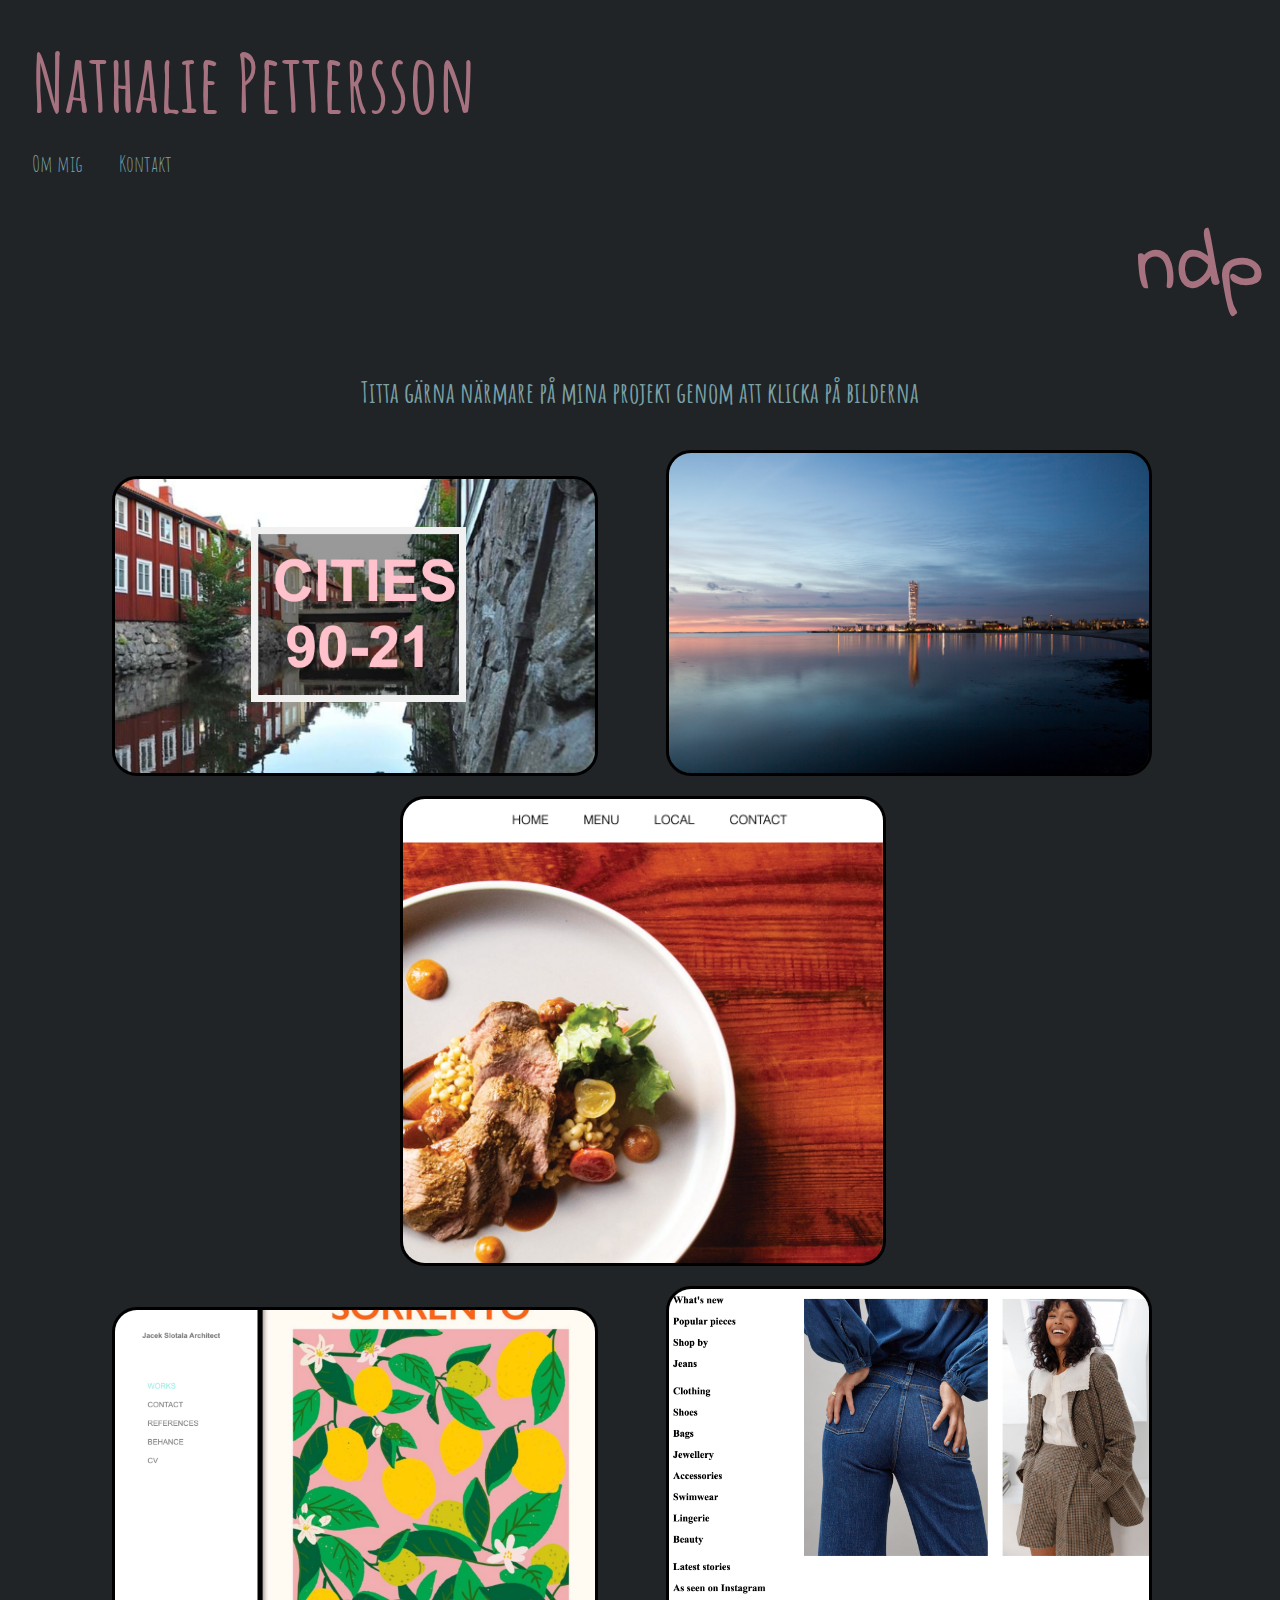
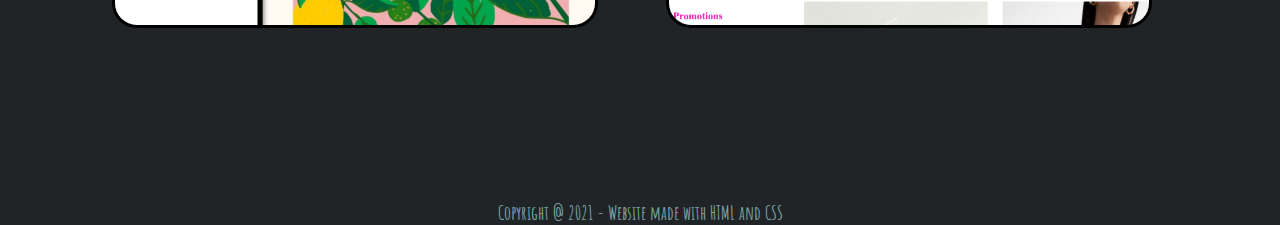
<file: index.html>
<!DOCTYPE html>
<html lang="en">

<head>
    <meta charset="UTF-8">
    <meta http-equiv="X-UA-Compatible" content="IE=edge">
    <meta name="viewport" content="width=device-width, initial-scale=1.0">
    <link rel="stylesheet" href="css/style.css">
    <link rel="preconnect" href="https://fonts.googleapis.com">
    <link rel="preconnect" href="https://fonts.gstatic.com" crossorigin>
    <link href="https://fonts.googleapis.com/css2?family=Amatic+SC&family=Gluten:wght@100&display=swap"
        rel="stylesheet">
    <link rel="preconnect" href="https://fonts.googleapis.com">
    <link rel="preconnect" href="https://fonts.gstatic.com" crossorigin>
    <link href="https://fonts.googleapis.com/css2?family=Indie+Flower&display=swap" rel="stylesheet">
    <title>PORTFOLIO</title>
</head>

<body>
    <div class="wrapper">
        <header>
            <h2>Nathalie Pettersson</h2>
            <nav>
                <a href="info.html">Om mig</a>
                <a href="contact.html">Kontakt</a>
            </nav>
            <h2 class="logo">ndp</h2>
        </header>

        <main>
            <h3>Titta gärna närmare på mina projekt genom att klicka på bilderna</h3>
            <div class="project-container">
                <div class="project-item">
                    <a href="cities.html"><img src="img/cities.png" alt="städer"></a>
                    <a href="malmo.html"><img src="img/malmo2.jpg" alt="malmö"></a>
                    <a href="urbandine.html"><img src="img/urbandine.png" alt="restaurang"></a>
                    <a href="jacek.html"><img src="img/jacek.png" alt="portfölj"></a>
                    <a href="stories.html"><img src="img/otherstories.png" alt="onlinebutik"></a>
                </div>
            </div>
        </main>

        <footer>
            <h5>Copyright @ 2021 - Website made with HTML and CSS</h5>
        </footer>

    </div>
</body>
</html>
</file>
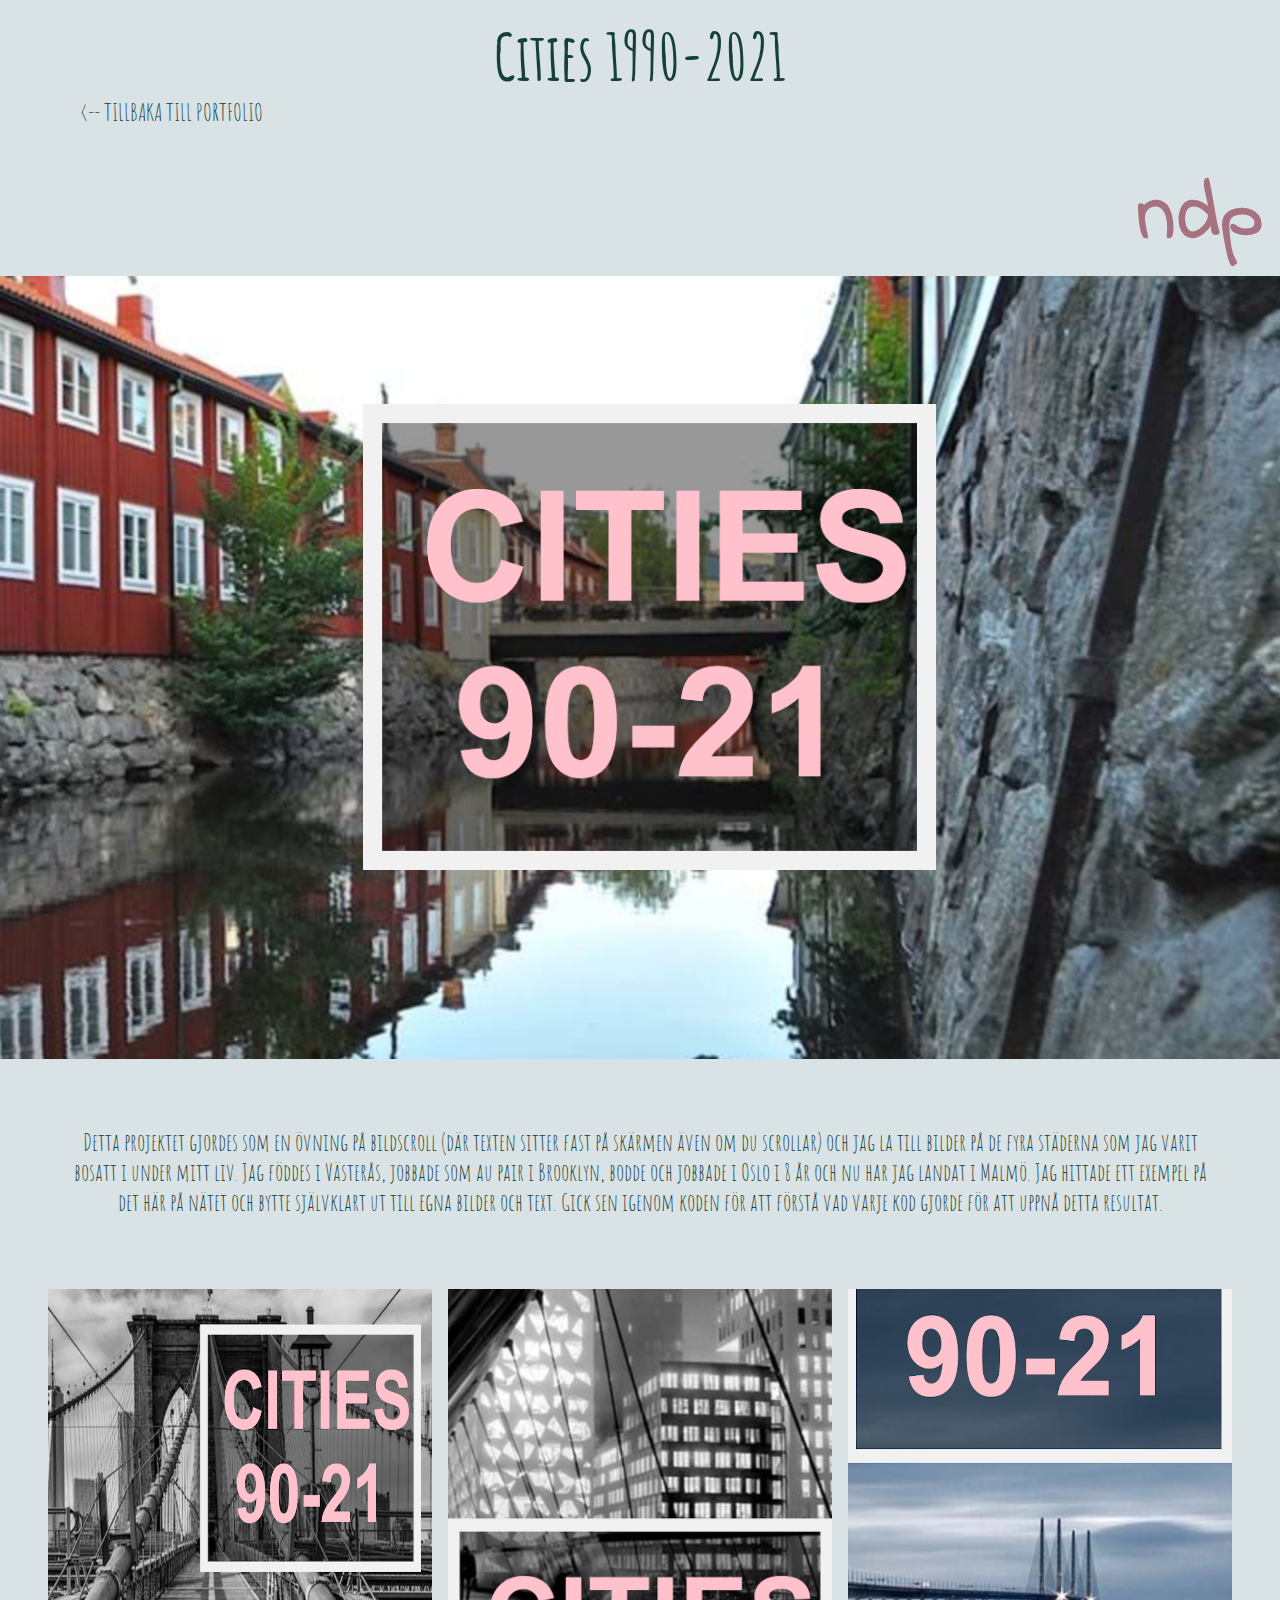
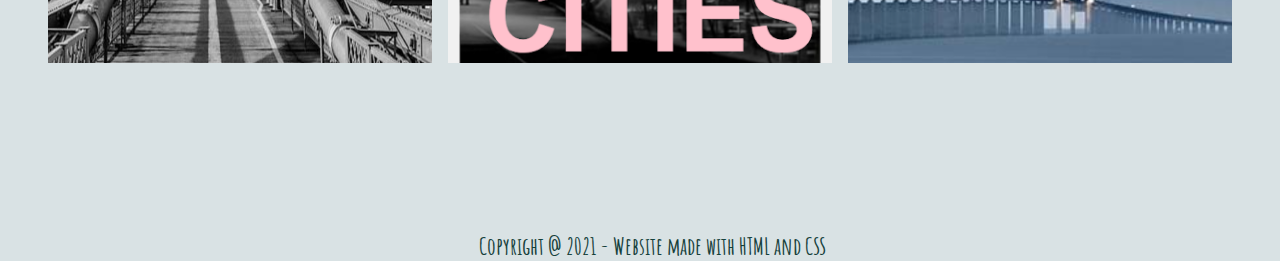
<file: cities.html>
<!DOCTYPE html>
<html lang="en">

<head>
    <meta charset="UTF-8">
    <meta http-equiv="X-UA-Compatible" content="IE=edge">
    <meta name="viewport" content="width=device-width, initial-scale=1.0">
    <link rel="stylesheet" href="css/style.css">
    <link rel="preconnect" href="https://fonts.gstatic.com" crossorigin>
    <link href="https://fonts.googleapis.com/css2?family=Indie+Flower&display=swap" rel="stylesheet">
    <link rel="preconnect" href="https://fonts.googleapis.com">
    <link rel="preconnect" href="https://fonts.gstatic.com" crossorigin>
    <link href="https://fonts.googleapis.com/css2?family=Amatic+SC&family=Gluten:wght@100&display=swap"
        rel="stylesheet">
    <title>PROJECT - CITIES</title>
</head>

<body class="project-site">
    <div class="wrapper">
        <header>
            <h1>Cities 1990-2021</h1>
            <a href="index.html">
                <-- Tillbaka till portfolio</a>
                    <h2 class="logo">ndp</h2>
        </header>

        <main>
            <img src="img/cities.png" alt="städer">
            <p>Detta projektet gjordes som en övning på bildscroll (där texten sitter fast på skärmen även om du
                scrollar) och jag la till bilder på de fyra städerna som
                jag varit bosatt i under mitt liv. Jag föddes i Västerås, jobbade som au pair i Brooklyn, bodde och
                jobbade i Oslo i 8 år och nu har jag landat i Malmö. Jag hittade ett exempel på det här på nätet och
                bytte självklart ut till egna bilder och text. Gick sen igenom koden för att förstå vad varje kod
                gjorde för att uppnå detta resultat. </p>

            <div class="projectsite-gallery">
                <img src="img/projects/cities1.png" alt="brooklyn">
                <img src="img/projects/cities2.png" alt="oslo">
                <img src="img/projects/cities3.png" alt="malmö">
            </div>
        </main>

        <footer>
            <h4>Copyright @ 2021 - Website made with HTML and CSS</h4>
        </footer>
    </div>
</body>

</html>
</file>
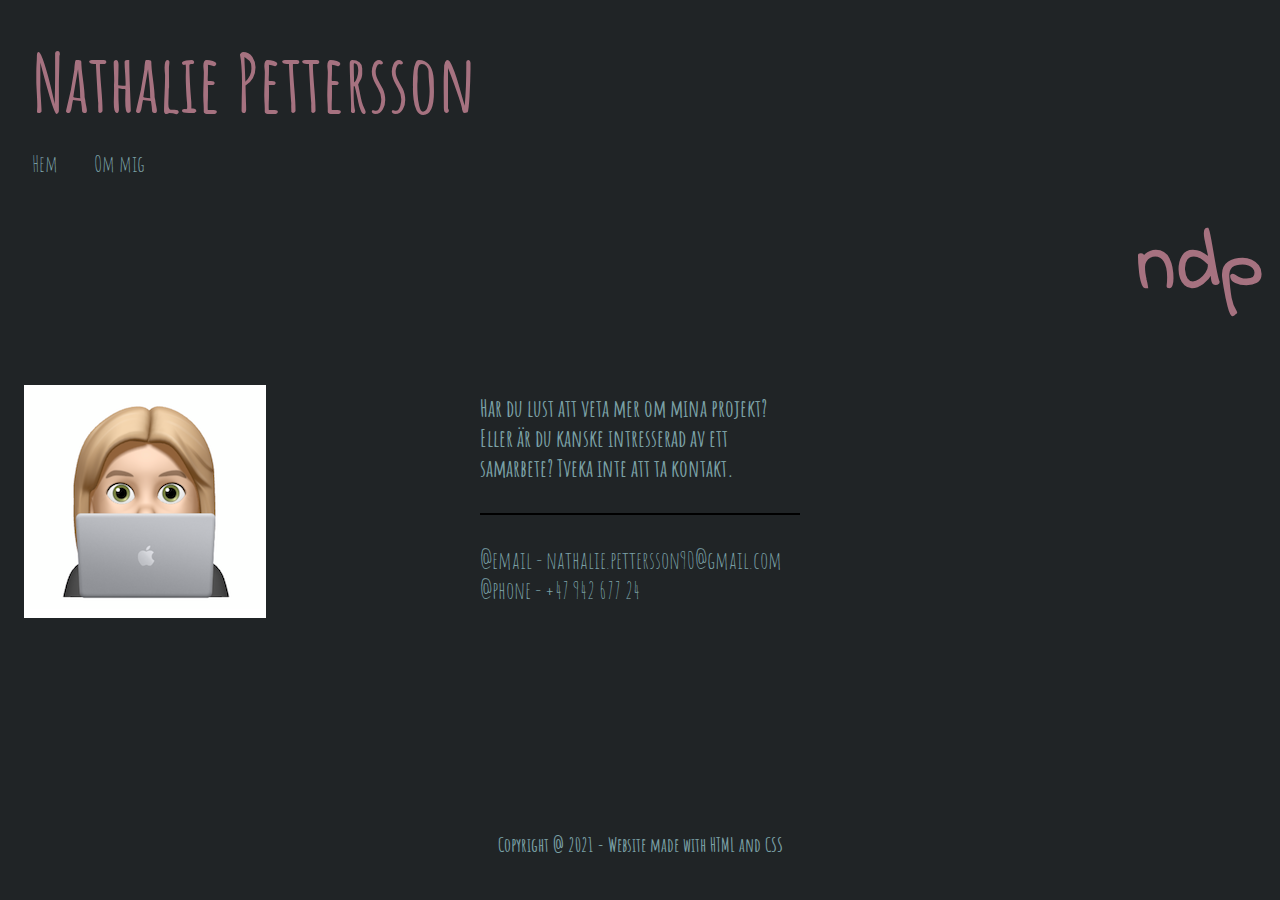
<file: contact.html>
<!DOCTYPE html>
<html lang="en">

<head>
    <meta charset="UTF-8">
    <meta http-equiv="X-UA-Compatible" content="IE=edge">
    <meta name="viewport" content="width=device-width, initial-scale=1.0">
    <link rel="stylesheet" href="css/style.css">
    <link rel="preconnect" href="https://fonts.googleapis.com">
    <link rel="preconnect" href="https://fonts.gstatic.com" crossorigin>
    <link href="https://fonts.googleapis.com/css2?family=Amatic+SC&family=Gluten:wght@100&display=swap"
        rel="stylesheet">
    <link rel="preconnect" href="https://fonts.googleapis.com">
    <link rel="preconnect" href="https://fonts.gstatic.com" crossorigin>
    <link href="https://fonts.googleapis.com/css2?family=Indie+Flower&display=swap" rel="stylesheet">
    <title>PORTFOLIO</title>
</head>

<body class="contactpage">
    <div class="wrapper">
        <header>
            <h2>Nathalie Pettersson</h2>
            <nav>
                <a href="index.html">Hem</a>
                <a href="info.html">Om mig</a>
            </nav>
            <h2 class="logo">ndp</h2>
        </header>

        <main>
            <img src="img/memoji.png" alt="memoji">
            <div class="contactinfo">
                <h4>Har du lust att veta mer om mina projekt? Eller är du kanske intresserad av ett samarbete? Tveka
                    inte att ta kontakt.</h4>
                <br>
                <hr>
                <br>
                <p>@email - nathalie.pettersson90@gmail.com</p>
                <p>@phone - +47 942 677 24</p>
            </div>
        </main>

        <footer>
            <h5>Copyright @ 2021 - Website made with HTML and CSS</h5>
        </footer>

    </div>
</body>

</html>
</file>
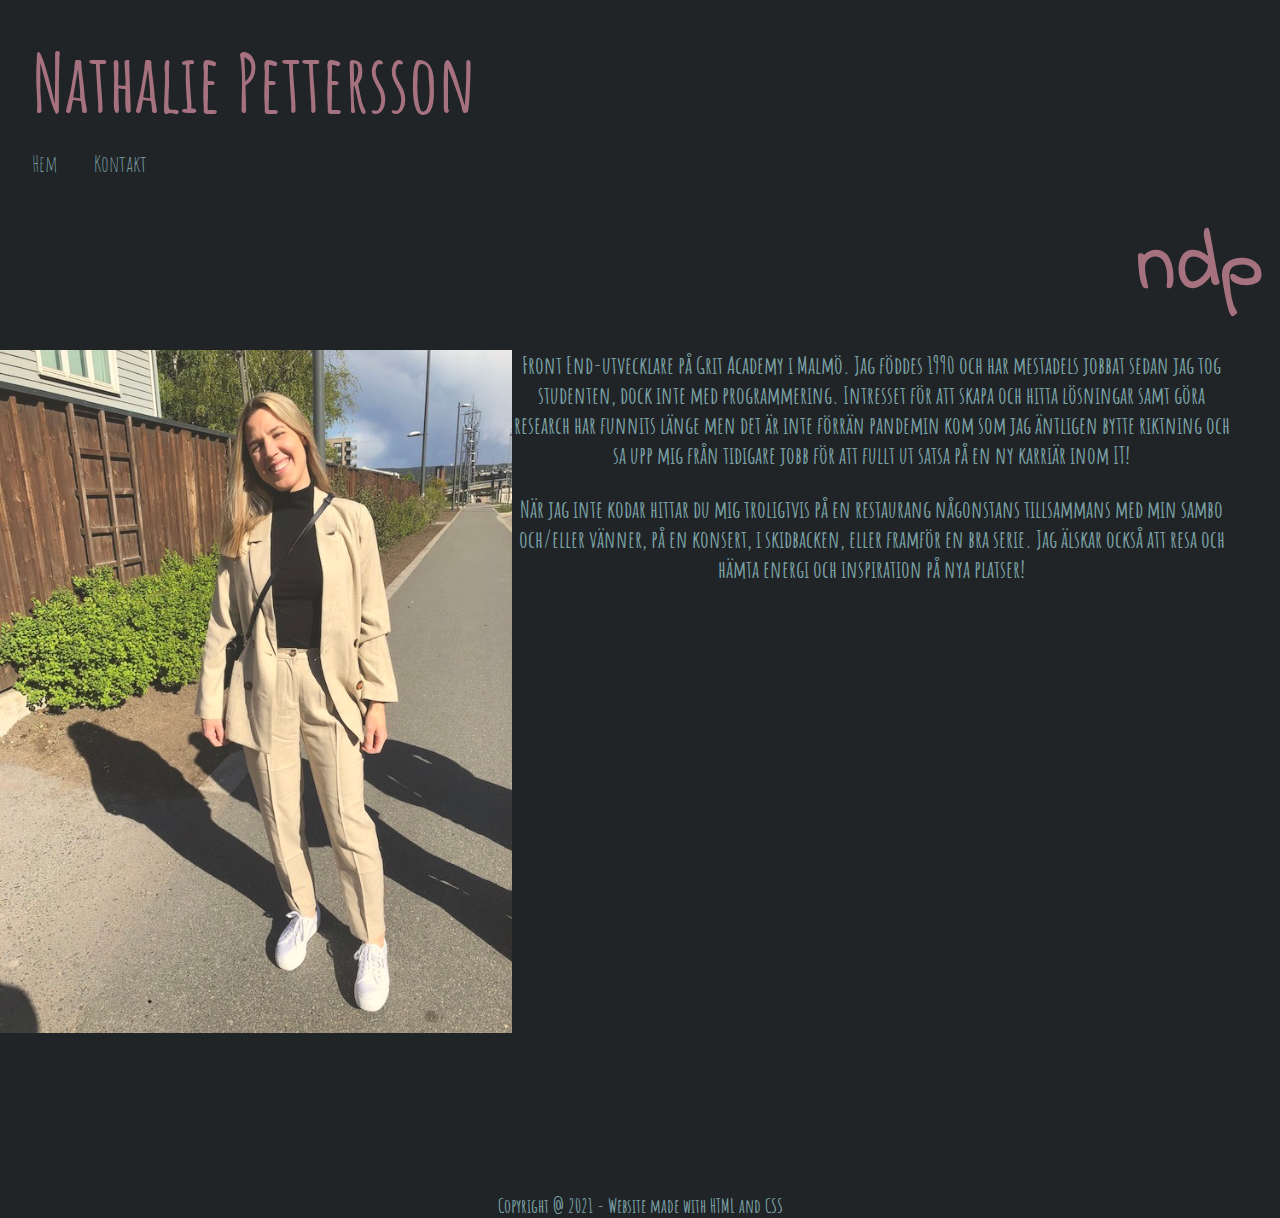
<file: info.html>
<!DOCTYPE html>
<html lang="en">

<head>
    <meta charset="UTF-8">
    <meta http-equiv="X-UA-Compatible" content="IE=edge">
    <meta name="viewport" content="width=device-width, initial-scale=1.0">
    <link rel="stylesheet" href="css/style.css">
    <link rel="preconnect" href="https://fonts.googleapis.com">
    <link rel="preconnect" href="https://fonts.gstatic.com" crossorigin>
    <link href="https://fonts.googleapis.com/css2?family=Amatic+SC&family=Gluten:wght@100&display=swap"
        rel="stylesheet">
    <link rel="preconnect" href="https://fonts.googleapis.com">
    <link rel="preconnect" href="https://fonts.gstatic.com" crossorigin>
    <link href="https://fonts.googleapis.com/css2?family=Indie+Flower&display=swap" rel="stylesheet">
    <title>PORTFOLIO</title>
</head>

<body>
    <div class="wrapper">
        <header>
            <h2>Nathalie Pettersson</h2>
            <nav>
                <a href="index.html">Hem</a>
                <a href="contact.html">Kontakt</a>
            </nav>
            <h2 class="logo">ndp</h2>
        </header>

        <main>
            <article>
                <img src="img/profilfoto.jpg" alt="profilbild">
                <p>Front End-utvecklare på Grit Academy i Malmö. Jag föddes 1990 och har mestadels jobbat sedan
                    jag tog studenten, dock inte med programmering.
                    Intresset för att skapa och hitta lösningar samt göra research har funnits länge men det är inte
                    förrän pandemin kom som jag äntligen bytte riktning och sa upp mig från tidigare jobb för att fullt
                    ut satsa på en ny karriär inom IT!
                </p>
                <p>När jag inte kodar hittar du mig troligtvis på en restaurang någonstans tillsammans med min sambo
                    och/eller vänner, på en konsert, i skidbacken, eller framför en bra serie. Jag älskar också att resa
                    och hämta energi och inspiration på nya platser!
                </p>
            </article>
        </main>

        <footer>
            <h5>Copyright @ 2021 - Website made with HTML and CSS</h5>
        </footer>

    </div>
</body>

</html>
</file>
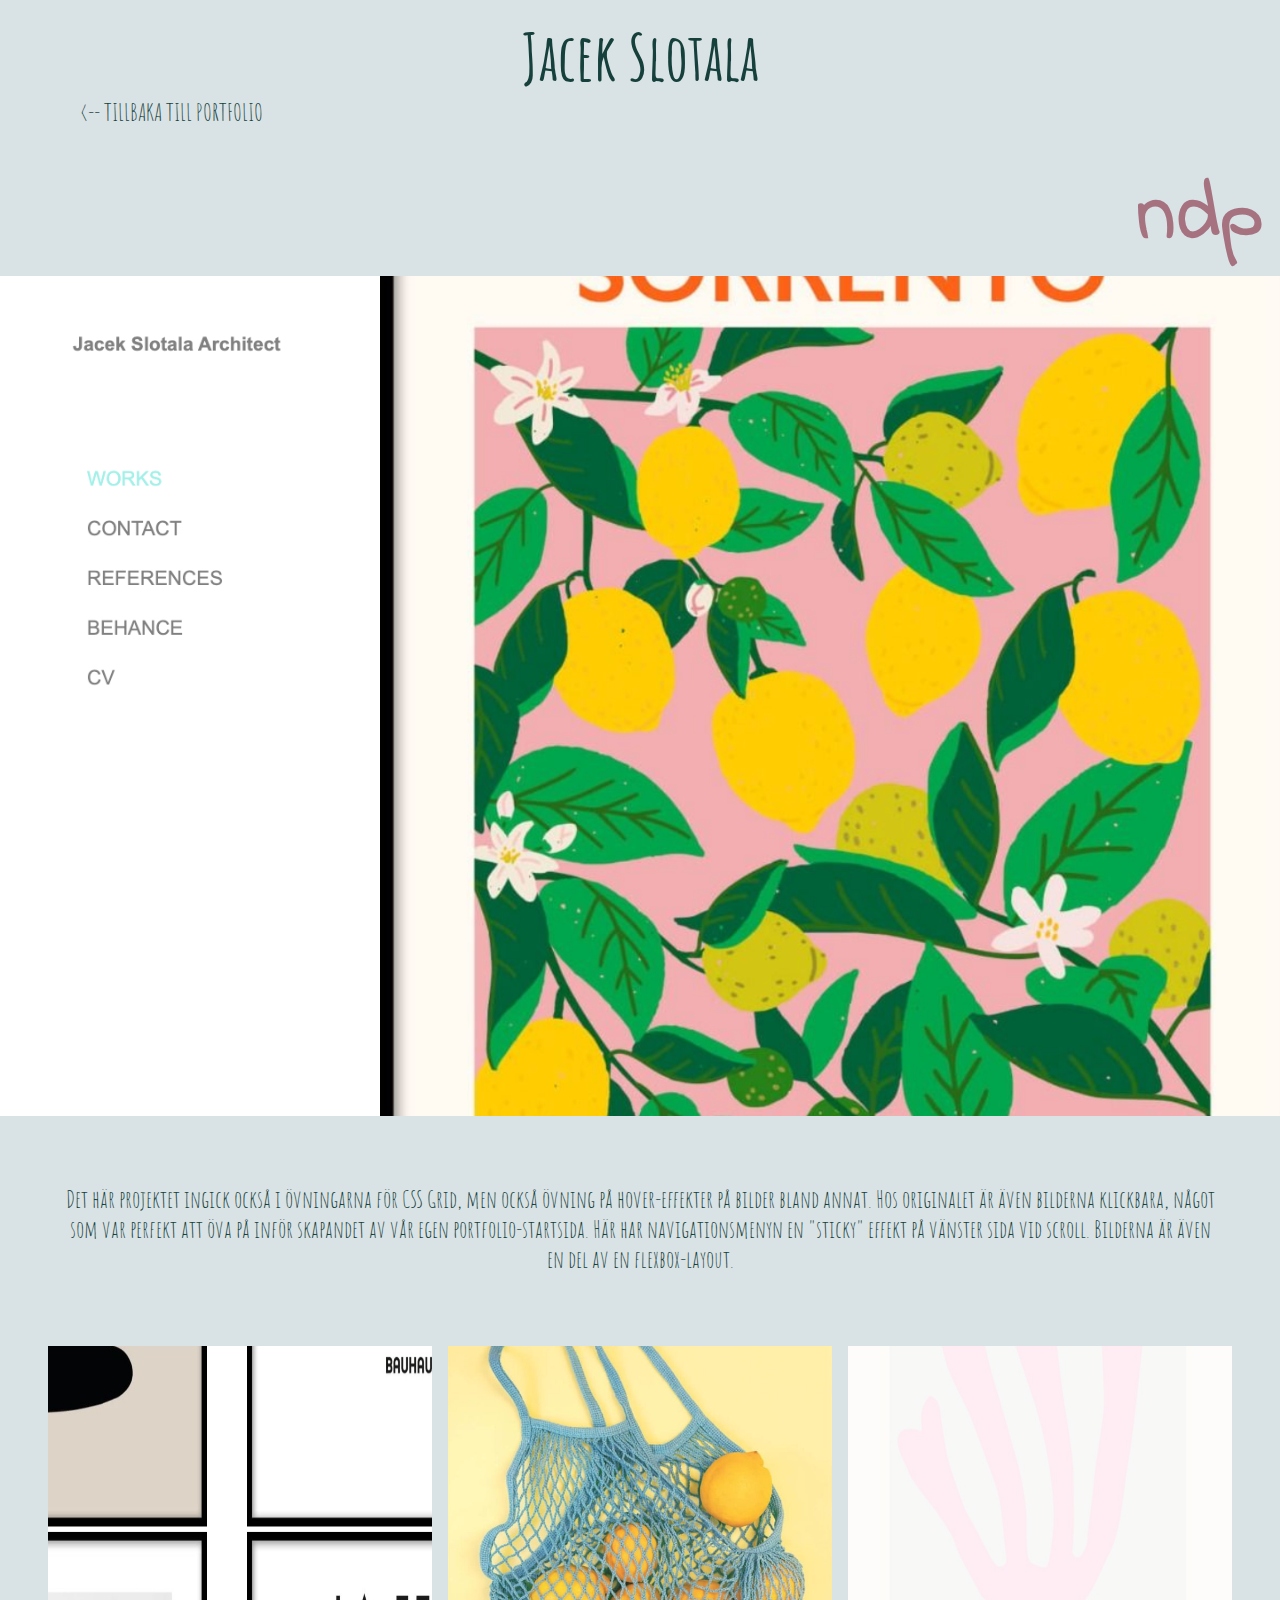
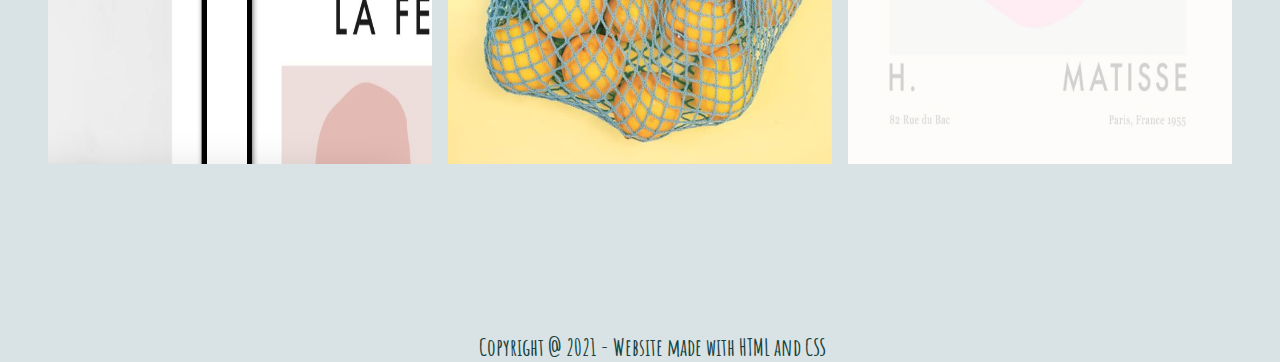
<file: jacek.html>
<!DOCTYPE html>
<html lang="en">

<head>
    <meta charset="UTF-8">
    <meta http-equiv="X-UA-Compatible" content="IE=edge">
    <meta name="viewport" content="width=device-width, initial-scale=1.0">
    <link rel="stylesheet" href="css/style.css">
    <link rel="preconnect" href="https://fonts.gstatic.com" crossorigin>
    <link href="https://fonts.googleapis.com/css2?family=Indie+Flower&display=swap" rel="stylesheet">
    <link rel="preconnect" href="https://fonts.googleapis.com">
    <link rel="preconnect" href="https://fonts.gstatic.com" crossorigin>
    <link href="https://fonts.googleapis.com/css2?family=Amatic+SC&family=Gluten:wght@100&display=swap"
        rel="stylesheet">
    <title>PROJECT - JACEK SLOTALA</title>
</head>

<body class="project-site">
    <div class="wrapper">
        <header>
            <h1>Jacek Slotala</h1>
            <a href="index.html">
                <-- Tillbaka till portfolio</a>
                    <h2 class="logo">ndp</h2>
        </header>

        <main>
            <img src="img/jacek.png" alt="portfölj">
            <p>Det här projektet ingick också i övningarna för CSS Grid, men också övning på hover-effekter på
                bilder bland annat. Hos originalet är även bilderna klickbara, något som var perfekt att öva på
                inför skapandet av vår egen portfolio-startsida. Här har navigationsmenyn en "sticky" effekt på
                vänster sida vid scroll. Bilderna är även en del av en flexbox-layout.</p>

            <div class="projectsite-gallery">
                <img src="img/projects/jacek1.png" alt="tavla">
                <img src="img/projects/jacek2.png" alt="tavla">
                <img src="img/projects/jacek3.png" alt="tavla">
            </div>
        </main>

        <footer>
            <h4>Copyright @ 2021 - Website made with HTML and CSS</h4>
        </footer>
    </div>
</body>

</html>
</file>
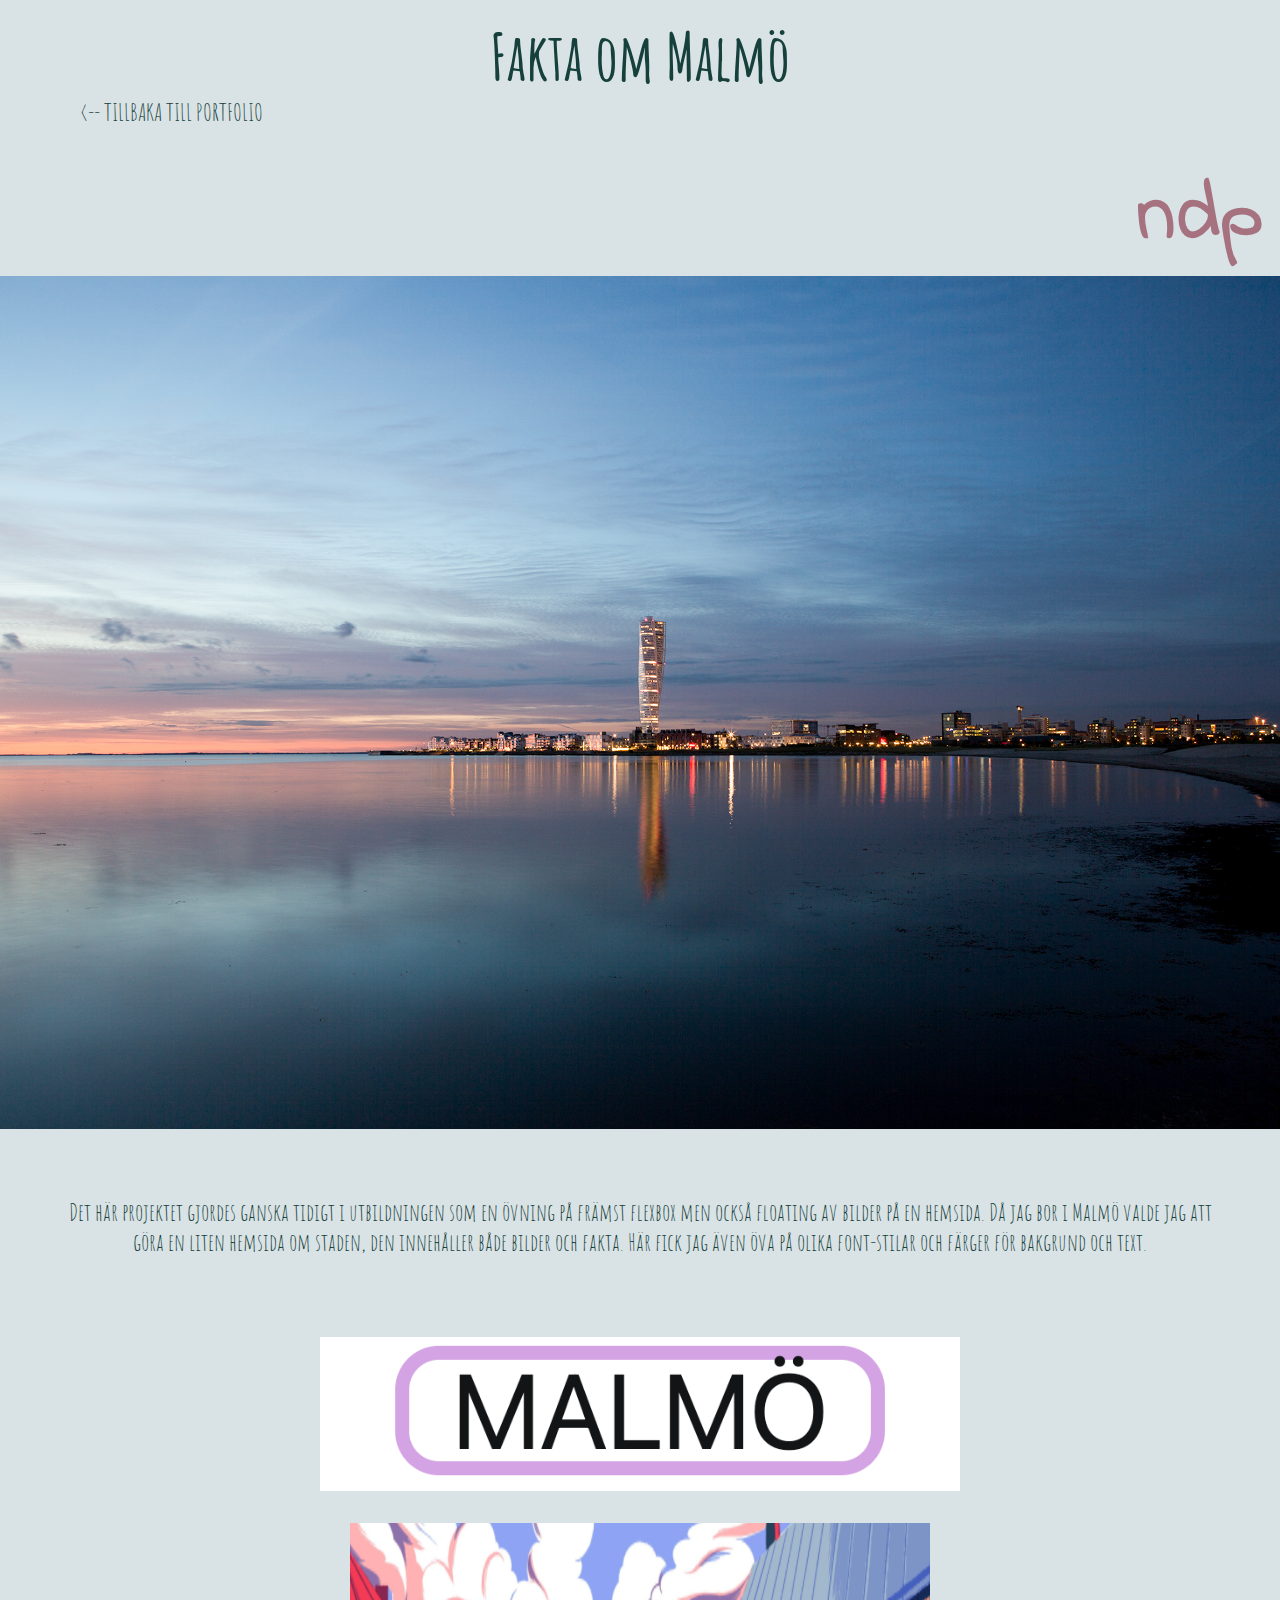
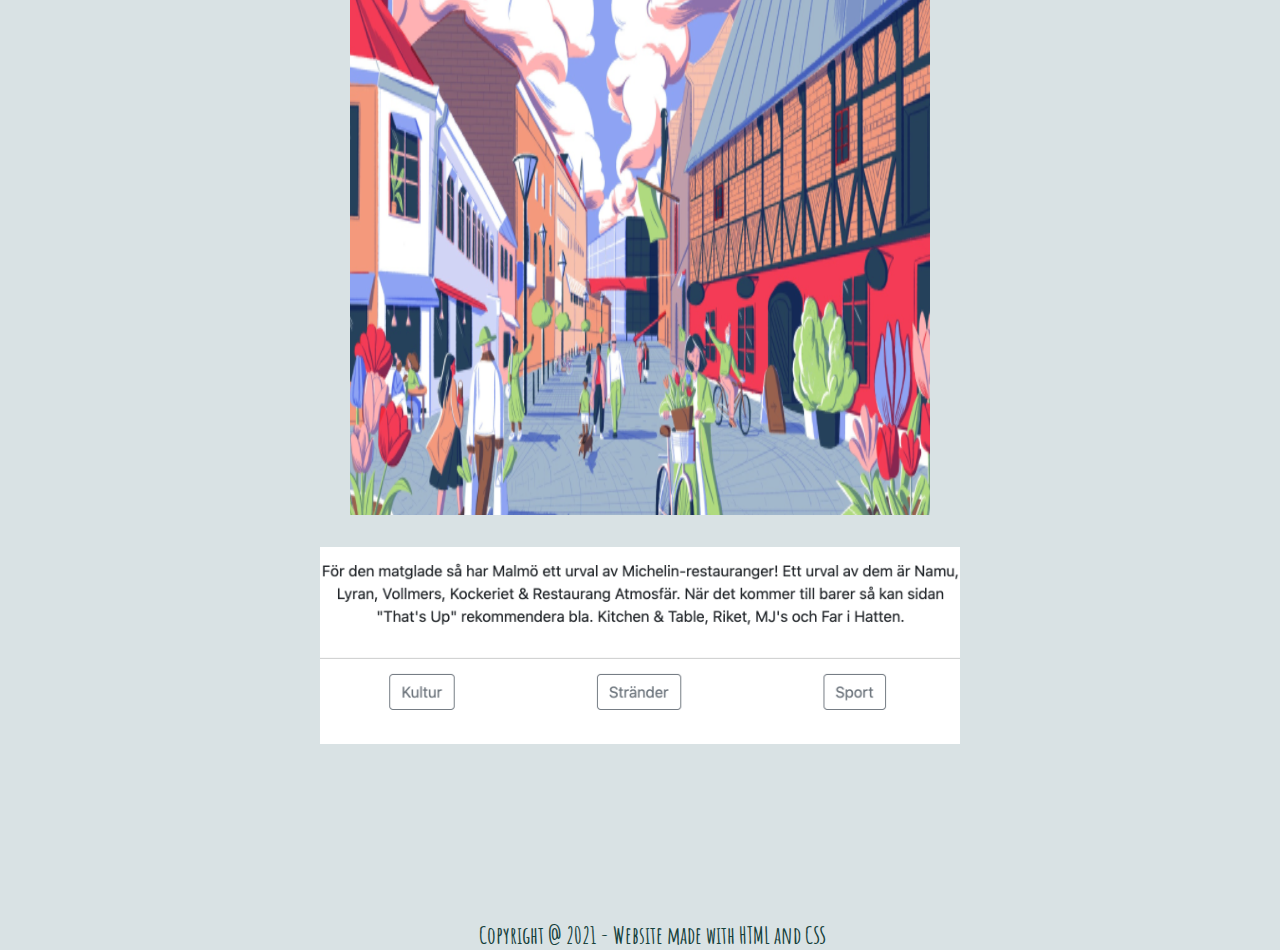
<file: malmo.html>
<!DOCTYPE html>
<html lang="en">

<head>
    <meta charset="UTF-8">
    <meta http-equiv="X-UA-Compatible" content="IE=edge">
    <meta name="viewport" content="width=device-width, initial-scale=1.0">
    <link rel="stylesheet" href="css/style.css">
    <link rel="preconnect" href="https://fonts.gstatic.com" crossorigin>
    <link href="https://fonts.googleapis.com/css2?family=Indie+Flower&display=swap" rel="stylesheet">
    <link rel="preconnect" href="https://fonts.googleapis.com">
    <link rel="preconnect" href="https://fonts.gstatic.com" crossorigin>
    <link href="https://fonts.googleapis.com/css2?family=Amatic+SC&family=Gluten:wght@100&display=swap"
        rel="stylesheet">
    <title>PROJECT - MALMÖ</title>
</head>

<body class="project-site">
    <div class="wrapper">

        <header>
            <h1>Fakta om Malmö</h1>
            <a href="index.html">
                <-- Tillbaka till portfolio</a>
                    <h2 class="logo">ndp</h2>
        </header>

        <main>
            <img src="img/malmo2.jpg" alt="malmö">
            <p>Det här projektet gjordes ganska tidigt i utbildningen som en övning på främst flexbox men också
                floating av bilder på en hemsida. Då jag bor i Malmö valde jag att göra en liten hemsida om staden,
                den innehåller både bilder och fakta. Här fick jag även öva på olika font-stilar och färger för
                bakgrund och text.</p>

            <div class="projectsite-gallery">
                <img class="malmo" src="img/projects/malmo3.png" alt="logga">
                <img class="malmo" src="img/projects/malmo2.png" alt="stadsbild">
                <img class="malmo" src="img/projects/malmo1.png" alt="fakta">
            </div>
        </main>

        <footer>
            <h4>Copyright @ 2021 - Website made with HTML and CSS</h4>
        </footer>
    </div>
</body>

</html>
</file>
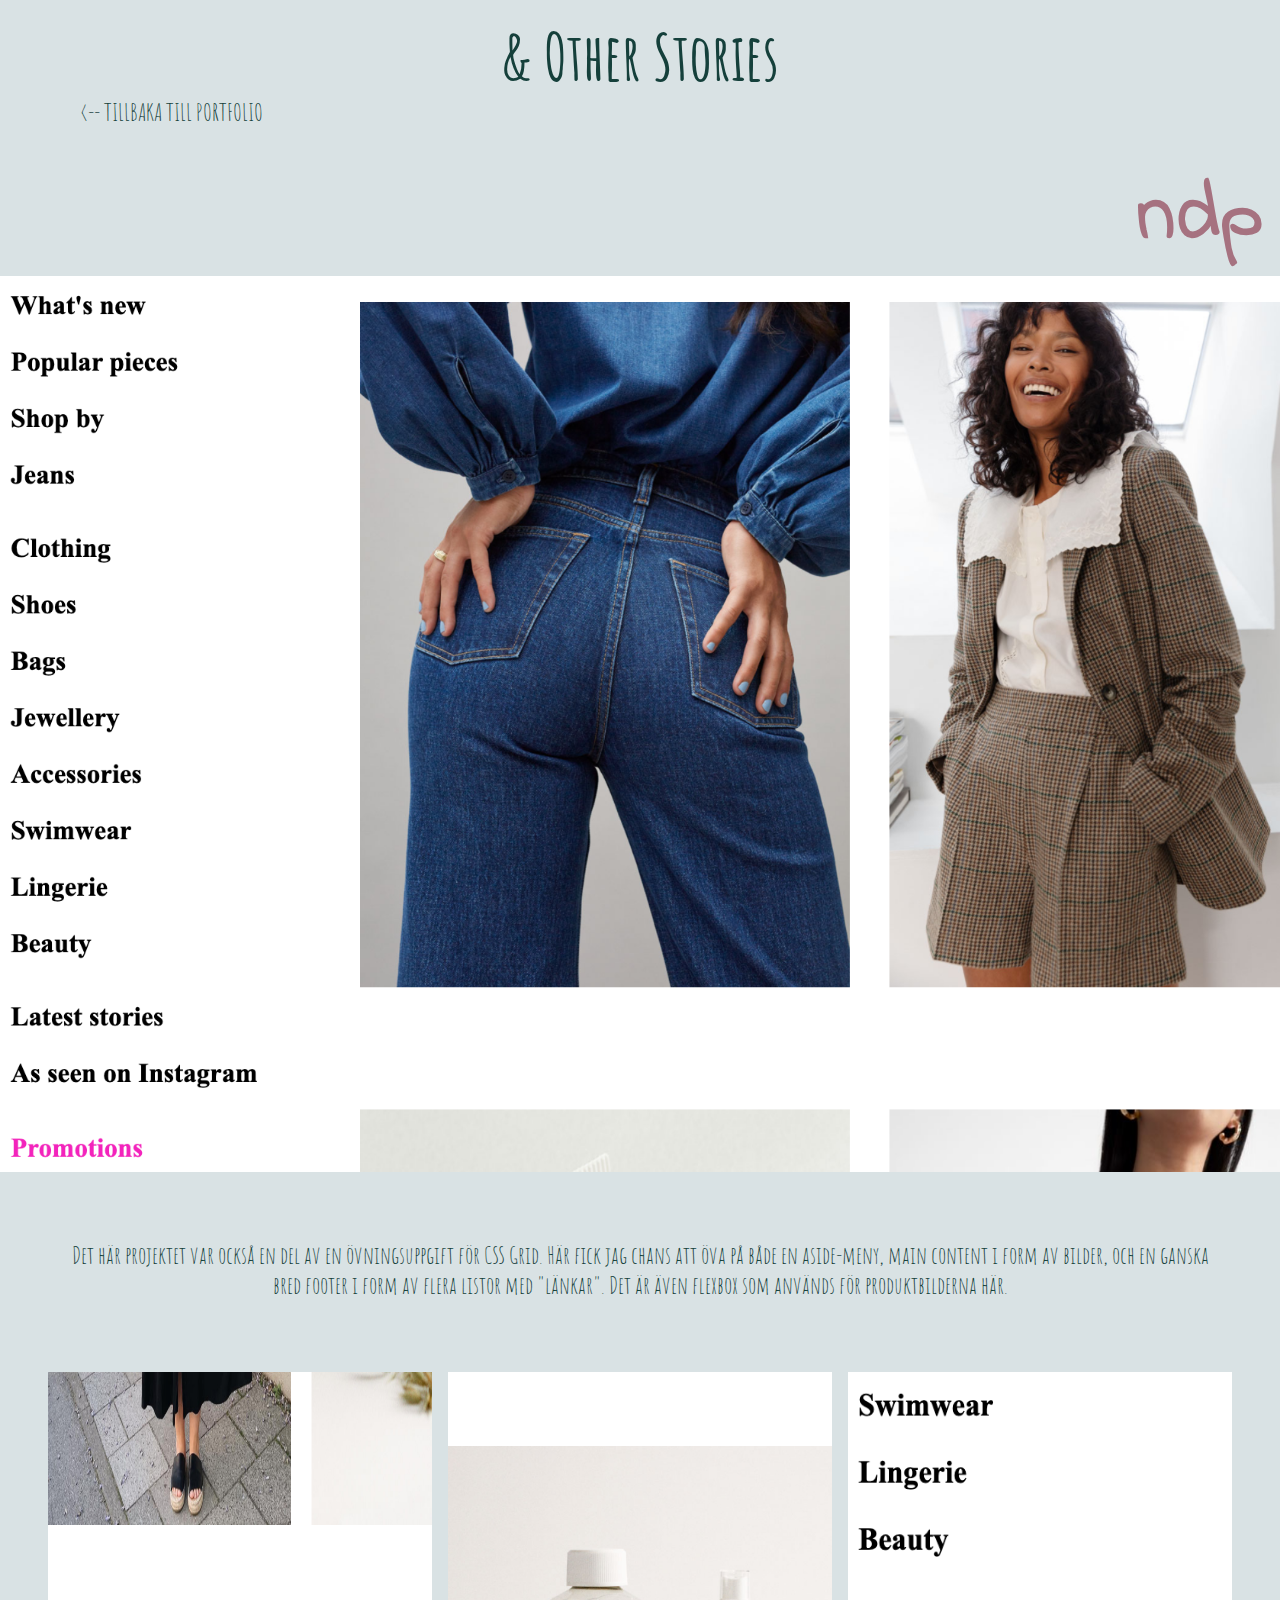
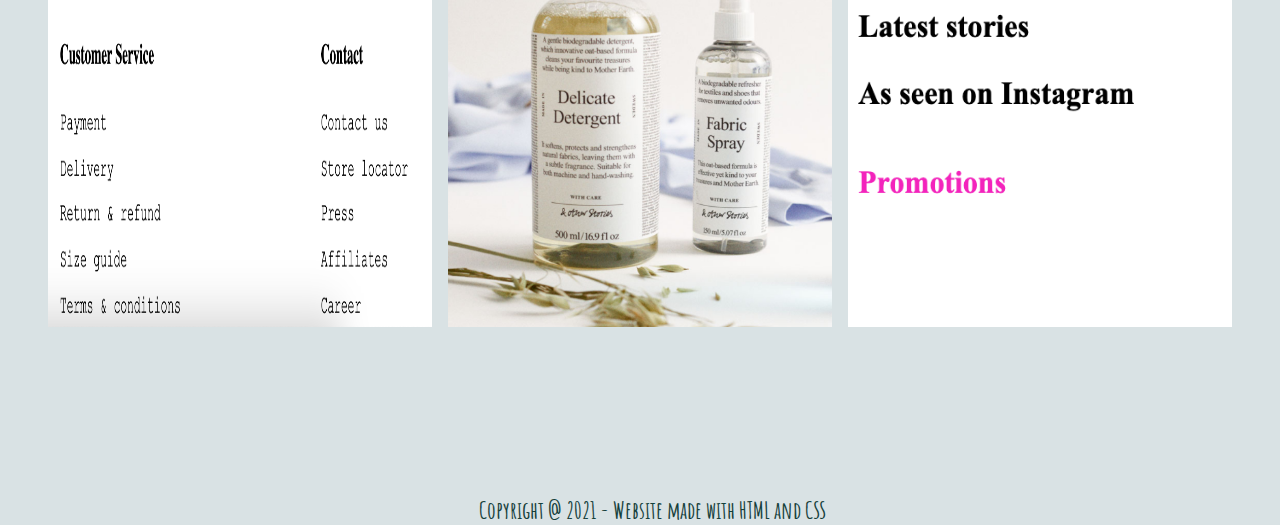
<file: stories.html>
<!DOCTYPE html>
<html lang="en">

<head>
    <meta charset="UTF-8">
    <meta http-equiv="X-UA-Compatible" content="IE=edge">
    <meta name="viewport" content="width=device-width, initial-scale=1.0">
    <link rel="stylesheet" href="css/style.css">
    <link rel="preconnect" href="https://fonts.gstatic.com" crossorigin>
    <link href="https://fonts.googleapis.com/css2?family=Indie+Flower&display=swap" rel="stylesheet">
    <link rel="preconnect" href="https://fonts.googleapis.com">
    <link rel="preconnect" href="https://fonts.gstatic.com" crossorigin>
    <link href="https://fonts.googleapis.com/css2?family=Amatic+SC&family=Gluten:wght@100&display=swap"
        rel="stylesheet">
    <title>PROJECT - & OTHER STORIES</title>
</head>

<body class="project-site">
    <div class="wrapper">
        <header>
            <h1>& Other Stories</h1>
            <a href="index.html">
                <-- Tillbaka till portfolio</a>
                    <h2 class="logo">ndp</h2>
        </header>

        <main>
            <img src="img/otherstories.png" alt="onlinebutik">
            <p>Det här projektet var också en del av en övningsuppgift för CSS Grid. Här fick jag chans att öva på
                både en aside-meny, main content i form av bilder, och en ganska bred footer i form av flera listor
                med "länkar". Det är även flexbox som används för produktbilderna här.</p>

            <div class="projectsite-gallery">
                <img src="img/projects/stories1.png" alt="info">
                <img src="img/projects/stories2.png" alt="produkt">
                <img src="img/projects/stories3.png" alt="navmeny">
            </div>
        </main>

        <footer>
            <h4>Copyright @ 2021 - Website made with HTML and CSS</h4>
        </footer>
    </div>
</body>

</html>
</file>
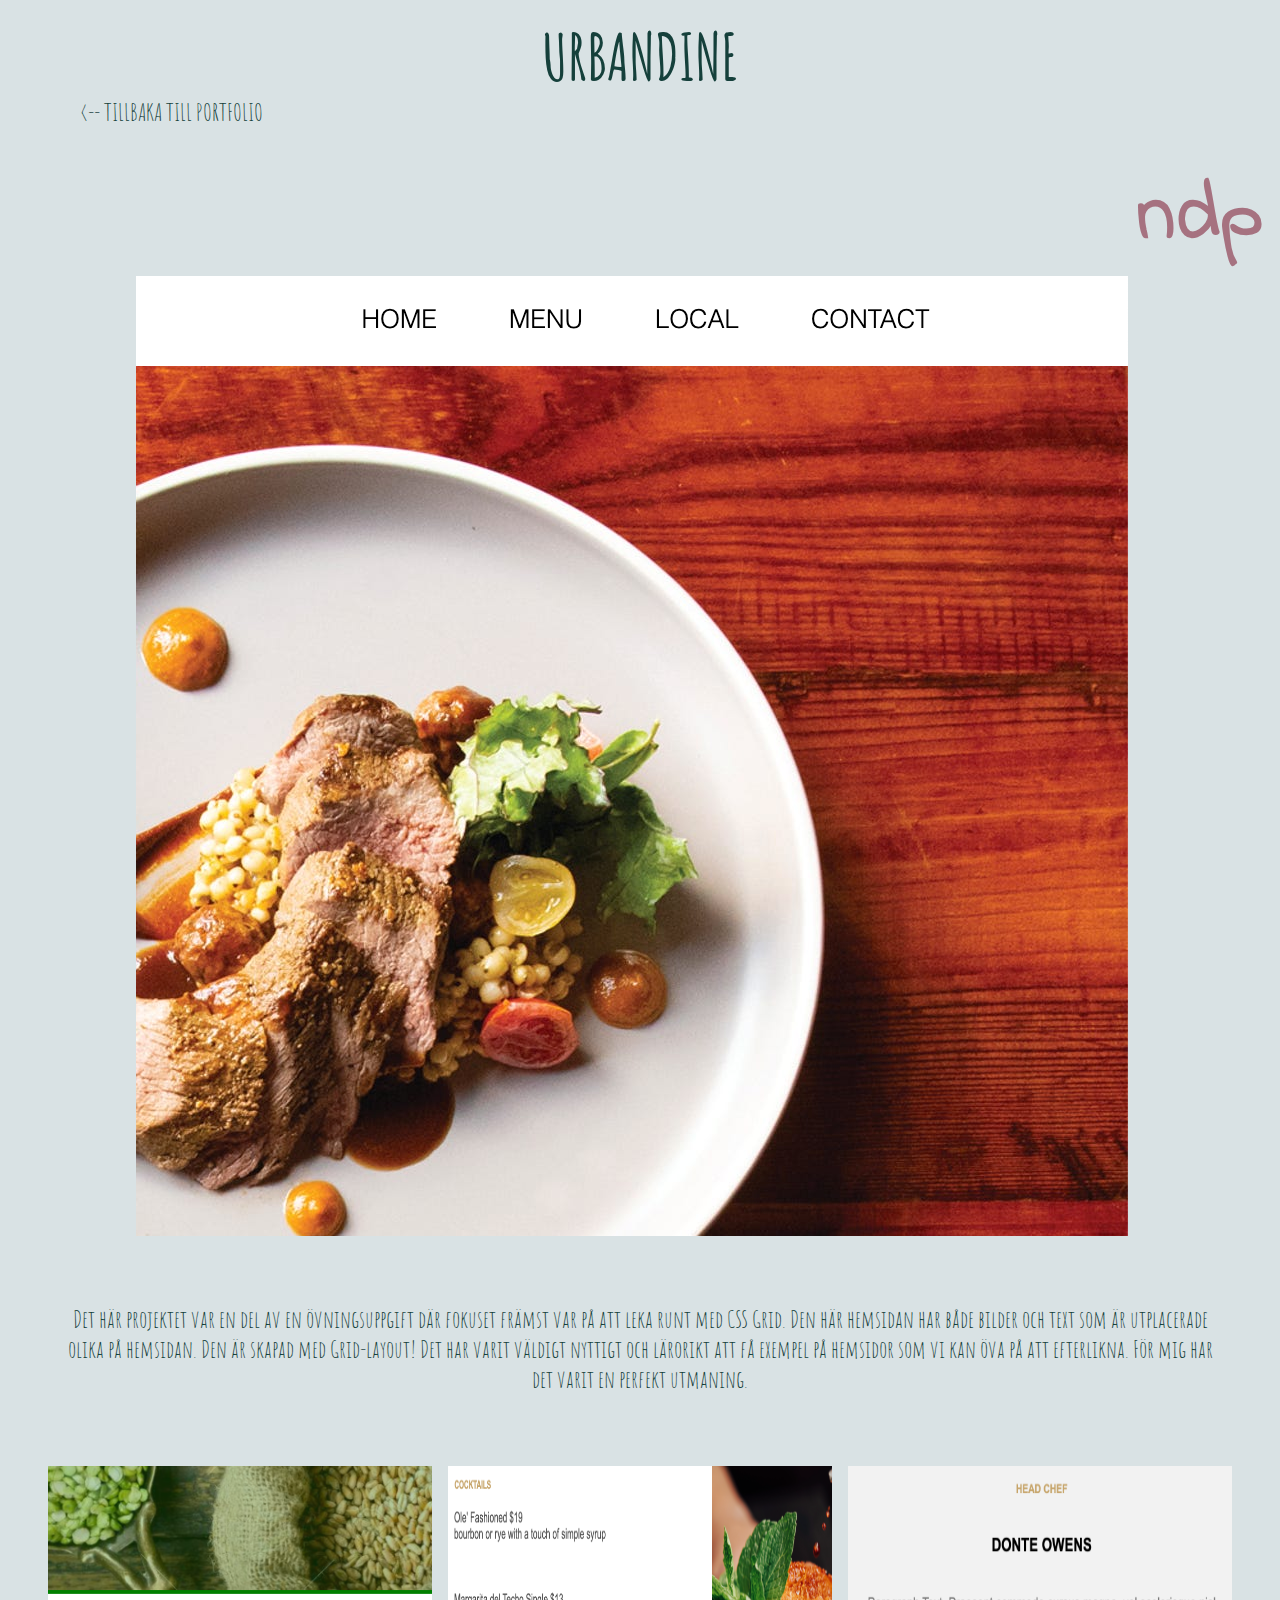
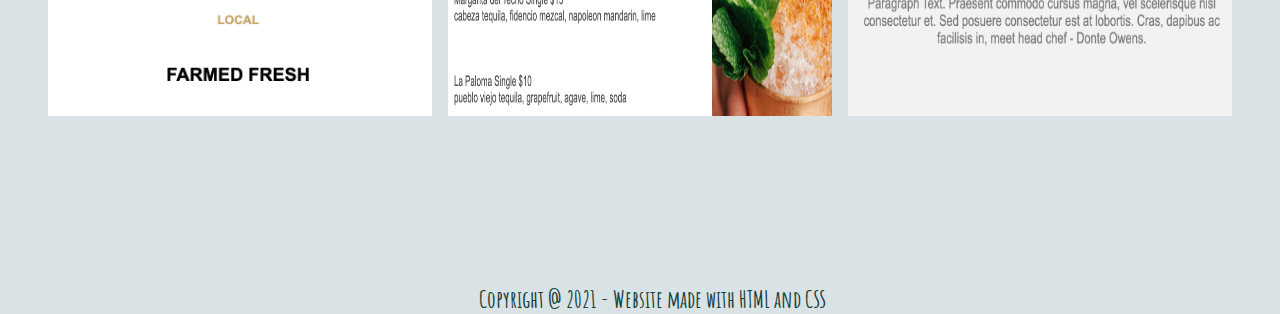
<file: urbandine.html>
<!DOCTYPE html>
<html lang="en">

<head>
    <meta charset="UTF-8">
    <meta http-equiv="X-UA-Compatible" content="IE=edge">
    <meta name="viewport" content="width=device-width, initial-scale=1.0">
    <link rel="stylesheet" href="css/style.css">
    <link rel="preconnect" href="https://fonts.gstatic.com" crossorigin>
    <link href="https://fonts.googleapis.com/css2?family=Indie+Flower&display=swap" rel="stylesheet">
    <link rel="preconnect" href="https://fonts.googleapis.com">
    <link rel="preconnect" href="https://fonts.gstatic.com" crossorigin>
    <link href="https://fonts.googleapis.com/css2?family=Amatic+SC&family=Gluten:wght@100&display=swap"
        rel="stylesheet">
    <title>PROJECT - URBANDINE</title>
</head>

<body class="project-site">
    <div class="wrapper">
        <header>
            <h1>URBANDINE</h1>
            <a href="index.html">
                <-- Tillbaka till portfolio</a>
                    <h2 class="logo">ndp</h2>
        </header>

        <main>
            <img class="featurephoto" src="img/urbandine.png" alt="restaurang">
            <p>Det här projektet var en del av en övningsuppgift där fokuset främst var på att leka runt med CSS
                Grid. Den här hemsidan har både bilder och text som är utplacerade olika på hemsidan. Den är skapad
                med Grid-layout! Det har varit väldigt nyttigt och lärorikt att få exempel på hemsidor som vi kan
                öva på att efterlikna. För mig har det varit en perfekt utmaning.</p>

            <div class="projectsite-gallery">
                <img src="img/projects/dine1.png" alt="info">
                <img src="img/projects/dine2.png" alt="drinkmeny">
                <img src="img/projects/dine3.png" alt="kock">
            </div>
        </main>

        <footer>
            <h4>Copyright @ 2021 - Website made with HTML and CSS</h4>
        </footer>
    </div>
</body>

</html>
</file>
<file: css/style.css>
* {
    margin: 0;
    padding: 0;
    outline: 0;
    border: 0;
}

/* Grid-layout */

.wrapper {
    display: grid;
    min-height: 100vh;
    grid-template-rows: auto auto auto;
    grid-template-columns: auto; 
}

/* Styling on all three main websites */

body {
    background-color: #202426;
}

header {
    grid-row: 1/2;
    grid-column: 1/2;   
}

h2 {
    font-family: 'Amatic SC', cursive;
    font-size: 5rem;
    margin-top: 2rem;
    margin-left: 2rem;
    color: #A67280;
}

nav {
    margin: 1rem; 
}
    
nav a {
    text-decoration: none;
    font-family: 'Amatic SC', cursive;
    font-size: 1.4rem;
    color: #7BA1A6;
    margin-left: 1rem;
    margin-right: 1rem;   
}

.logo {
    font-family: 'Indie Flower', cursive;
    text-align: end;
    color:  #A67280;
    margin-right: 1rem;
}

main {
    grid-row: 2/3;
    grid-column: 1/2;
    margin-bottom: 10rem;
}

/* Flexbox for portfolio-photos */

.project-container {
    display: flex;
    flex-flow: row wrap;   
}   

.project-item {
    margin-left: 5rem;
}

 .project-item a:nth-child(3) {
    margin: 0 18rem;
}     

.project-item img {
  max-width: 40%;
  max-height: 40%;
  border: 3px solid black;
  border-radius: 25px; 
  margin: 0.5rem 2rem;
}

.project-item img:hover {
    opacity: 0.4;
}

/* Styling for info and contactpage */

h3 {
    font-family: 'Amatic SC', cursive;
    font-size: 1.8rem;
    margin-top: 3rem;
    margin-bottom: 2rem;
    text-align: center;
    color: #7BA1A6;
}

article img {
    float:left;
    max-width: 40%;
}

article p {
    margin: 1.5rem 3rem;
    text-align: center;
    font-family: 'Amatic SC', cursive;
    font-size: 1.5rem;
    font-weight: bold; 
    color: #7BA1A6; 
}

.contactpage img {
    float: left;
    max-width: 100%;
    margin-left: 1.5rem;
    margin-top: 1rem;
}

.contactinfo {
    margin: 1.5rem 30rem;
    font-family: 'Amatic SC', cursive;
    font-size: 1.5rem;
}

.contactinfo p, h4 {
    color:#7BA1A6;
}

hr {
    border: 1px solid black;
}

/* Footer for all three main websites */

footer {
    grid-row: 3/4;
    grid-column: 1/2;
    bottom: 0;   
}

h5 {
    color: #7BA1A6;
    font-family: 'Amatic SC', cursive;
    text-align: center;
    font-size: 1.2rem;
}

/* Styling for project-websites */

 .project-site {
    background-color: #D9E2E4;
} 

.project-site h1 {
    text-align: center;
    font-family: 'Amatic SC', cursive;
    font-size: 4rem;
    color: #15403B;
    margin-top: 1rem;
}

.project-site a {
    text-decoration: none;
    font-family: 'Amatic SC', cursive;
    font-size: 1.5rem;
    text-transform: uppercase;
    color: #15403B;
    margin-left: 5rem;
}

.project-site img {
    max-width: 100%;
}

.featurephoto {
    margin: 0 8.5rem;
}

.project-site p {
    font-family: 'Amatic SC', cursive;
    font-size: 1.5rem;
    text-align: center;
    color: #15403B;
    margin: 4rem;
}

.projectsite-gallery {
    display: flex;
    flex-direction: row;
    flex-wrap: wrap;
    justify-content: center;
}

.projectsite-gallery img {
    max-width: 30%;
    margin: 0.5rem;
}

.projectsite-gallery .malmo {
    max-width: 50%;
    margin: 1rem 30rem;
}

.project-site h4 {
    color: #15403B;
    text-align: center;
    font-family: 'Amatic SC', cursive;
    margin-left: 1.5rem;
    font-size: 1.5rem;
}

/* Layout for tablet devices and smaller laptops */

@media screen and (min-width: 1024px) and (max-width: 1185px) {

    .wrapper { 
    display: grid;
    min-height: 100vh;
    grid-template-rows: auto auto;
    grid-template-columns: 45rem auto; 
}

h3 {
    margin-left: 7rem;
}

.project-item a img {
    max-width: 60vw;
    max-height: 60vh;
}

 .project-item a:nth-child(3) {
    margin: 0;
} 

.contactinfo {
    display: flex;
    flex-direction: column;
    flex-wrap: wrap;
}
article img {
    max-width: 85vw;
    max-height: 85vh;
}

.project-site {
    margin-left: 1.5rem;
}

.project-site img {
    max-width: 95vw;
}

.project-site p {
    font-size: 1.2rem;
    max-width: 100vw;
}

.featurephoto {
    margin: 0;
}
}

/* Layout for tablet devices */

@media screen and (min-width: 726px) and (max-width: 1023px) {
    .project-item a:nth-child(3) {
    margin: 0;
    }

    .logo {
    text-align: justify;
    }

    .project-site img {
    max-width: 95vw;
    }

    .project-site p {
    font-size: 1.2rem;
    max-width: 90vw;
    }
}

/* Layout for mobile devices and smaller tablets  */

@media screen and (min-width: 350px) and (max-width: 725px) {

    .wrapper { 
    display: grid;
    min-height: 100vh;
    grid-template-rows: auto auto;
    grid-template-columns: 20rem auto; 
}

h3 {
    margin-left: 14rem;
}

.logo {
    text-align: justify;
}

main > h3 {
    margin-left: 9rem;
}

.project-item a img {
    max-width: 45vw;
    max-height: 45vh;
}

.project-item a:nth-child(3) {
    margin: 0;
}
.contactpage img {
    max-width: 30vw;
    margin-right: 2rem;
}

.contactinfo {
    display: flex;
    flex-direction: column;
    flex-wrap: wrap;
    max-width: 30%;
    margin: 0;
}

article img {
    max-width: 80vw;
    max-height: 80vh;
}

footer > h5 {
    margin-left: 8rem;
}
.project-site {
    margin-left: 4rem;
}

.featurephoto {
    margin: 0 2rem;
}

.project-site .logo {
    margin-left: 13rem;
}

.project-site p {
    font-size: 1.2rem;
    max-width: 75vw;
} 

.project-site h4 {
    font-size: 1rem;
}
}
</file>
